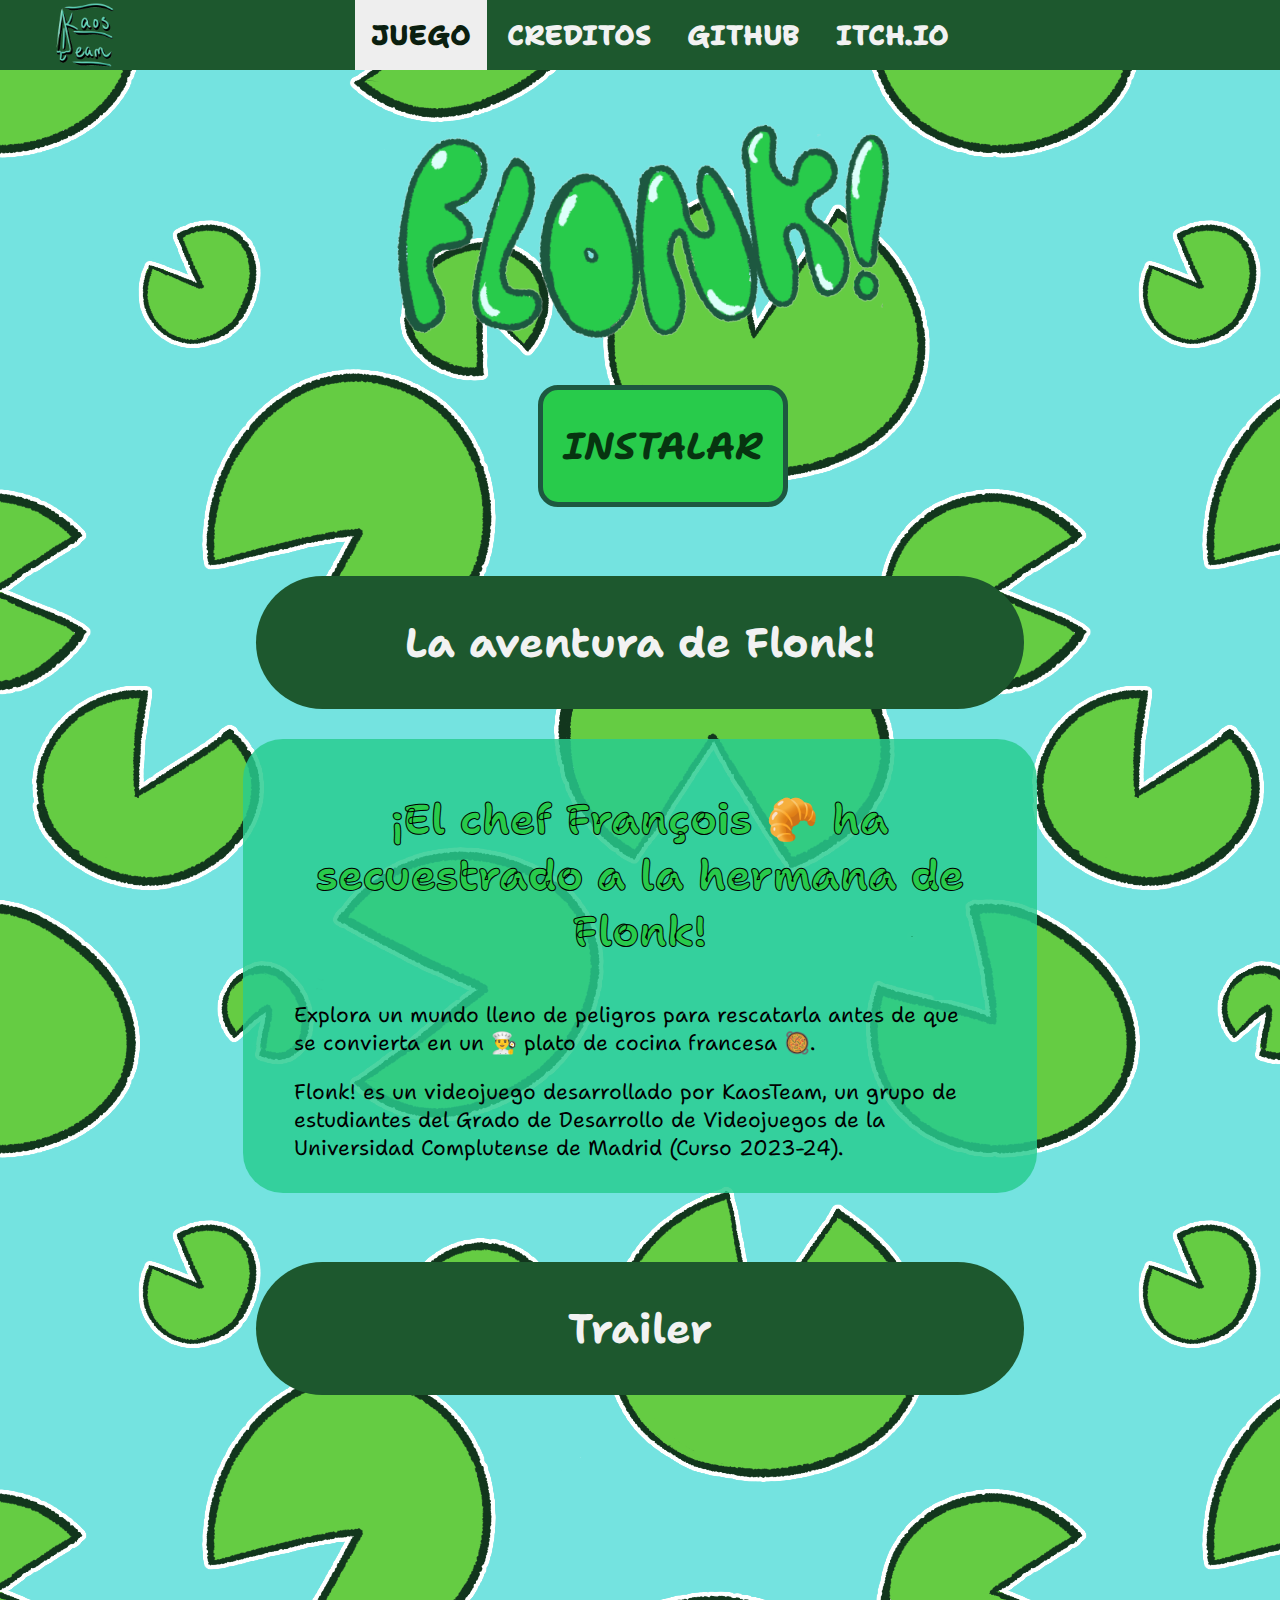
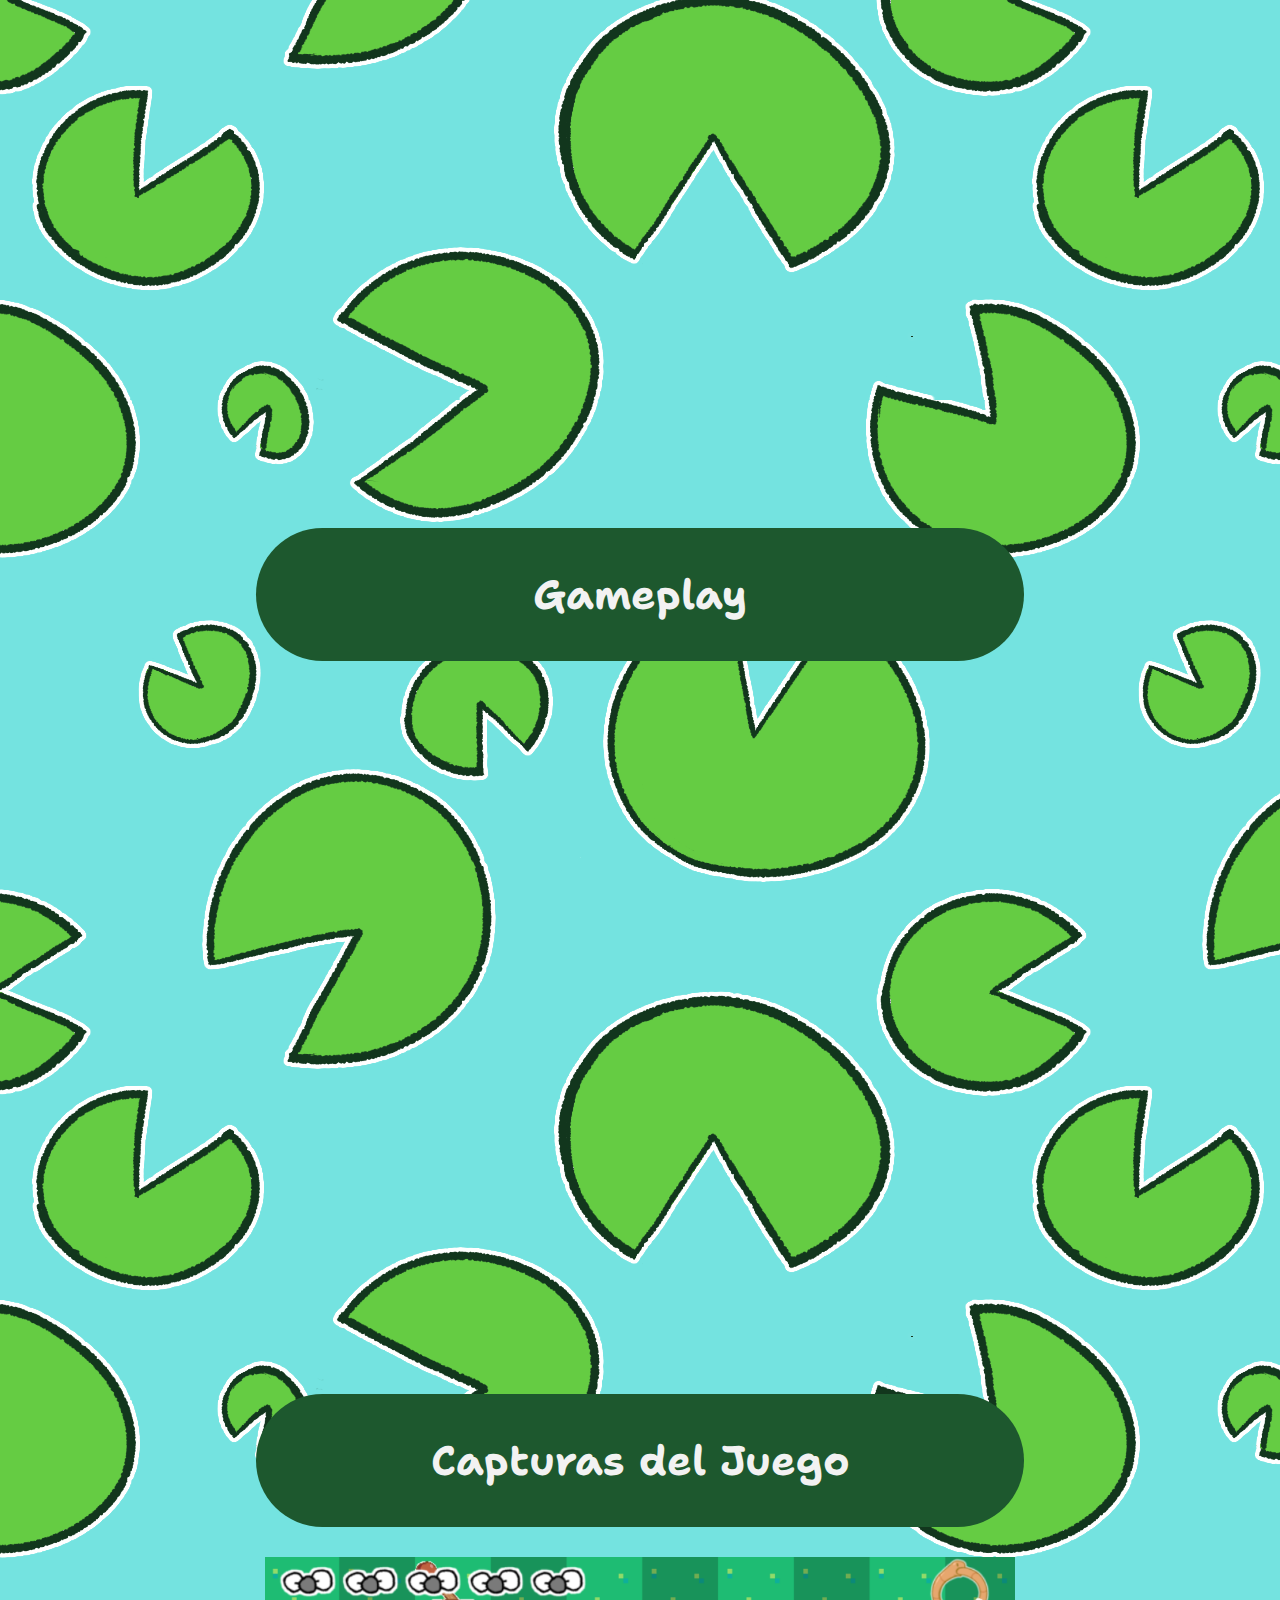
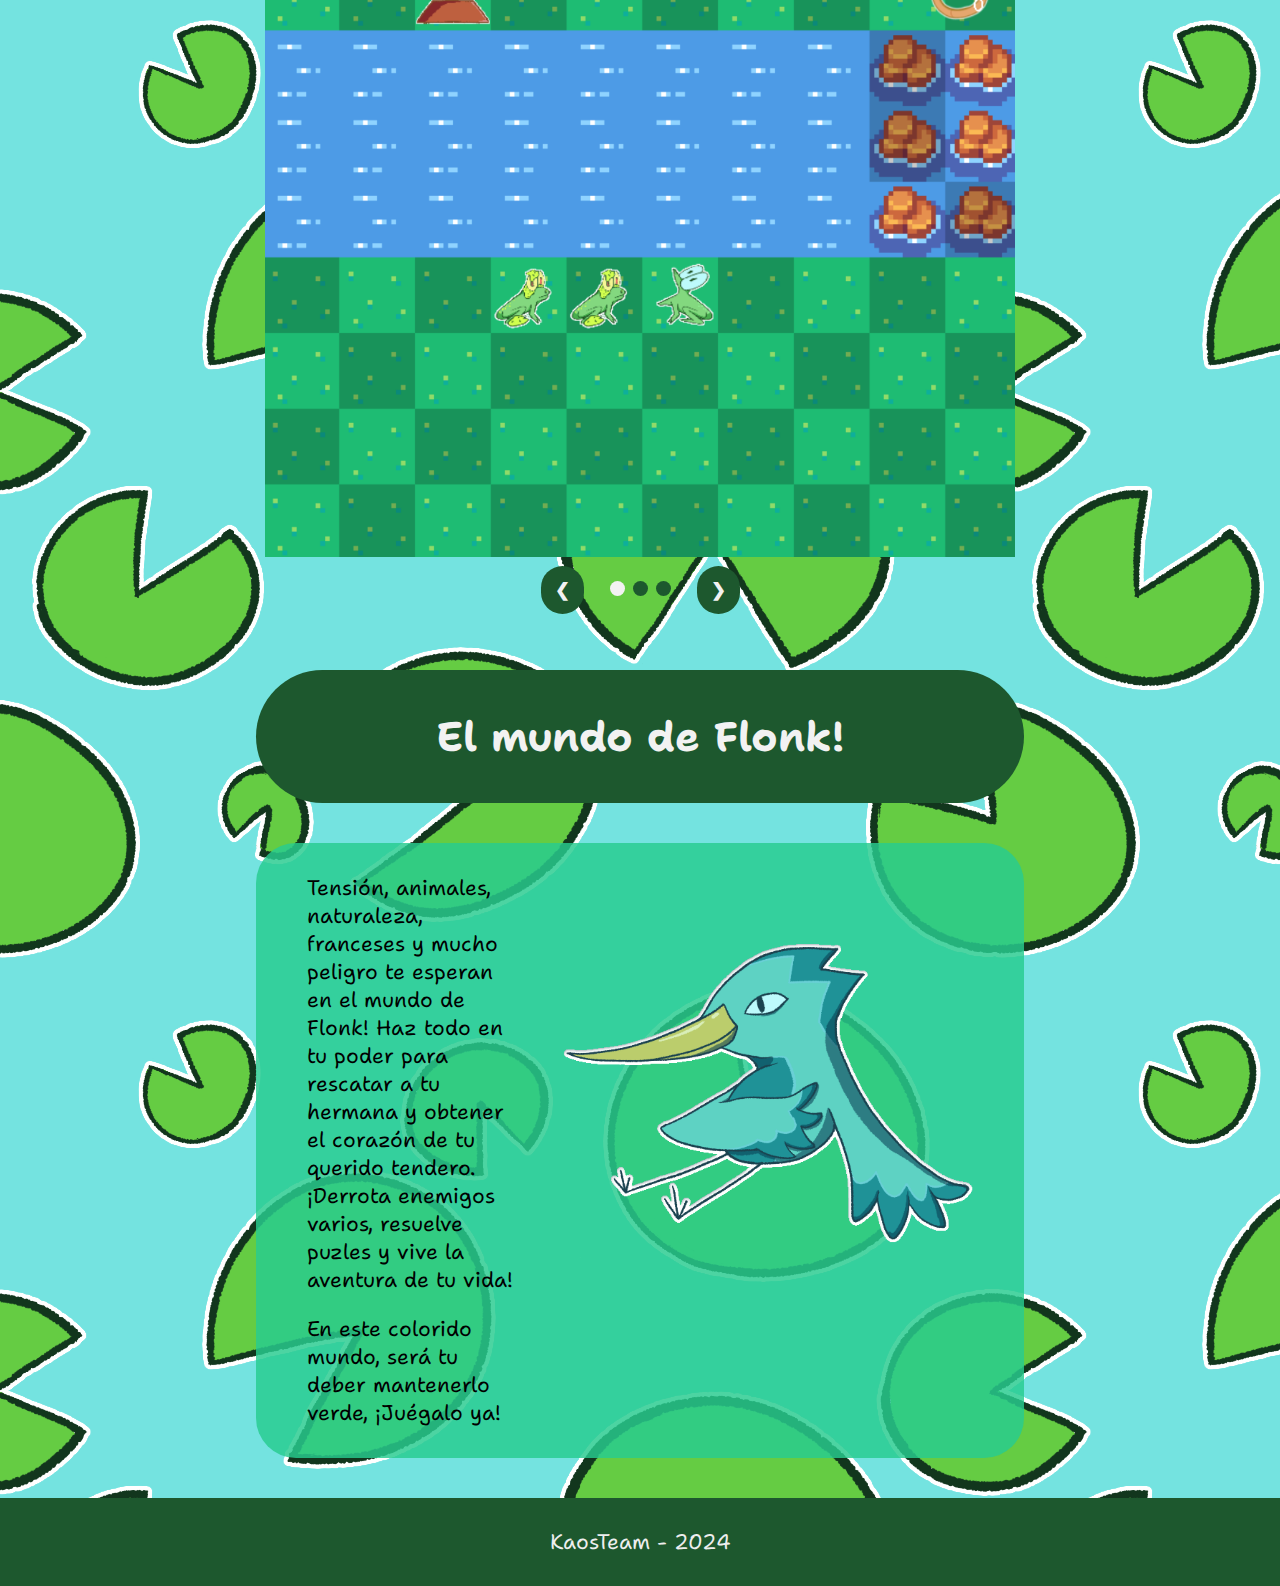
<file: docs/index.html>
<!DOCTYPE html>

<head>
    <meta charset="UTF-8">
    <link rel="icon" type="image/x-icon" href="src/img/favicon.ico">
    <link rel="stylesheet" href="src/css/style.css"> <!--Fichero de estilo css general-->
    <link rel="stylesheet" href="src/css/index-style.css"> <!--Fichero de estilo css de esta página-->
    <link rel="preconnect" href="https://fonts.googleapis.com">
    <link rel="preconnect" href="https://fonts.gstatic.com" crossorigin>
    <link href="https://fonts.googleapis.com/css2?family=Shantell+Sans:ital,wght@0,300..800;1,300..800&display=swap"
        rel="stylesheet">
    <title id="titleName">Flonk! - El Juego</title>
</head>
<html>

<body>
    <nav class="topnav"> <!--Menú superior con enlaces  y el logo-->
        <div class="logo-studio-container">
            <a style="padding: 0;">
                <img src="src/img/logo_studio.png">
            </a>
        </div>
        <ul class="navList">
            <li><a class="active">JUEGO</a></li> <!--Página principal con el juego-->
            <li><a href="./credits.html">CREDITOS</a></li> <!--Nuestros créditos uwu-->
            <li><a href="https://github.com/UCM-FDI-DISIA/KaosTeam" target="_blank">GITHUB</a></li>
            <li><a href="https://dmontec.itch.io/flonk" target="_blank">ITCH.IO</a></li>
        </ul>
    </nav>
    <div id="content"><!--Contenido de la página como tal-->
        <div id="title-imagen">
            <img src="src/img/logo.png">
        </div>
        <!--Botón de descarga-->
        <a class="boton" href="https://dmontec.itch.io/flonk" target="_blank">
            <h2>INSTALAR</h2> <!--Redirigir a la página de itch.io-->
        </a>
        <!--Sección descripción-->
        <div class="descripcion-juego">
            <div class="cuadro">
                <h2 class="titles1">La aventura de Flonk!</h2>
            </div>
            <div class="green-container">
                <p class="desc-parag1">¡El chef François 🥐 ha secuestrado a la hermana de Flonk!</p>
                <p class="desc-parag2 usual-text-style">Explora un mundo lleno de peligros para rescatarla antes de que
                    se
                    convierta en un
                    👨‍🍳 plato de cocina francesa 🥘.</p>
                <p class="desc-parag2 usual-text-style">Flonk! es un videojuego desarrollado por KaosTeam, un grupo de
                    estudiantes del Grado de Desarrollo de Videojuegos de la Universidad Complutense de Madrid (Curso
                    2023-24).
                </p>
            </div>
        </div>
        <!--Trailer-->
        <div class="cuadro">
            <h2 class="titles1">Trailer</h2>
        </div>
        <div class="video-container">
            <iframe width="1120" height="630" src="https://www.youtube.com/embed/a8D4VjUn01A?si=i9bEpeW2y_bInIRJ"
                title="YouTube video player" frameborder="0"
                allow="accelerometer; autoplay; clipboard-write; encrypted-media; gyroscope; picture-in-picture; web-share"
                referrerpolicy="strict-origin-when-cross-origin" allowfullscreen></iframe>
        </div>
         <!--Gameplay-->
         <div class="cuadro">
            <h2 class="titles1">Gameplay</h2>
        </div>
        <div class="video-container">
            <iframe width="1120" height="630" src="https://www.youtube.com/embed/w80sxUxaNt8?si=v4dBslb0u-6N_DFp"
                title="YouTube video player" frameborder="0"
                allow="accelerometer; autoplay; clipboard-write; encrypted-media; gyroscope; picture-in-picture; web-share"
                referrerpolicy="strict-origin-when-cross-origin" allowfullscreen></iframe>
        </div>
        <!-- Sección de Capturas -->
        <div class="slides">
            <div class="cuadro">
                <h2 class="titles1">Capturas del Juego</h2>
            </div>
            <!-- Slides -->
            <div class="capturas">
                <div class="imgen visible">
                    <img src="src/img/captura1.png" style="width: auto; height: 600px;">
                </div>

                <div class="imgen">
                    <img src="src/img/captura2.png" style="width: auto; height: 600px;">
                </div>

                <div class="imgen">
                    <img src="src/img/captura3.png" style="width: auto; height: 600px;">
                </div>
            </div>
            <br>
            <div>
            </div>
            <!-- Circulitos de las imagenes -->
            <div style="text-align:center">
                <a class="prev" onclick="plusSlides(-1)">&#10094;</a>
                <span class="dot" onclick="currentSlide(1)"></span>
                <span class="dot" onclick="currentSlide(2)"></span>
                <span class="dot" onclick="currentSlide(3)"></span>
                <a class="next" onclick="plusSlides(1)">&#10095;</a>
            </div>
            <script src="src/js/slide.js"></script> <!--Script de la funcionalidad del slider de imagenes-->
        </div>
    </div>
    <!--Otras secciones epecíficas-->
    <div class="descripcion-mundo">
        <div class="cuadro">
            <h2 class="titles1">El mundo de Flonk!</h2>
        </div>
        <div class="seccion-con-img green-container">
            <!--Un texto a la izqierda, acompañado de una imagen a la derecha-->
            <div class="texto-izq usual-text-style">
                <p>Tensión, animales, naturaleza, franceses y mucho peligro te esperan en el mundo de Flonk!
                    Haz todo en tu poder para rescatar a tu hermana y obtener el corazón de tu querido tendero. 
                    ¡Derrota enemigos varios, resuelve puzles y vive la aventura de tu vida! </p>
                <p>En este colorido mundo, será tu deber mantenerlo verde, ¡Juégalo ya! </p>
            </div>
            <div>
                <img src="src/img/pajaro.gif" class="img-der">
            </div>
        </div>
    </div>
    <footer>
        <div class="usual-text-style-but-white">KaosTeam - 2024</div>
    </footer>
</body>

</html>
</file>
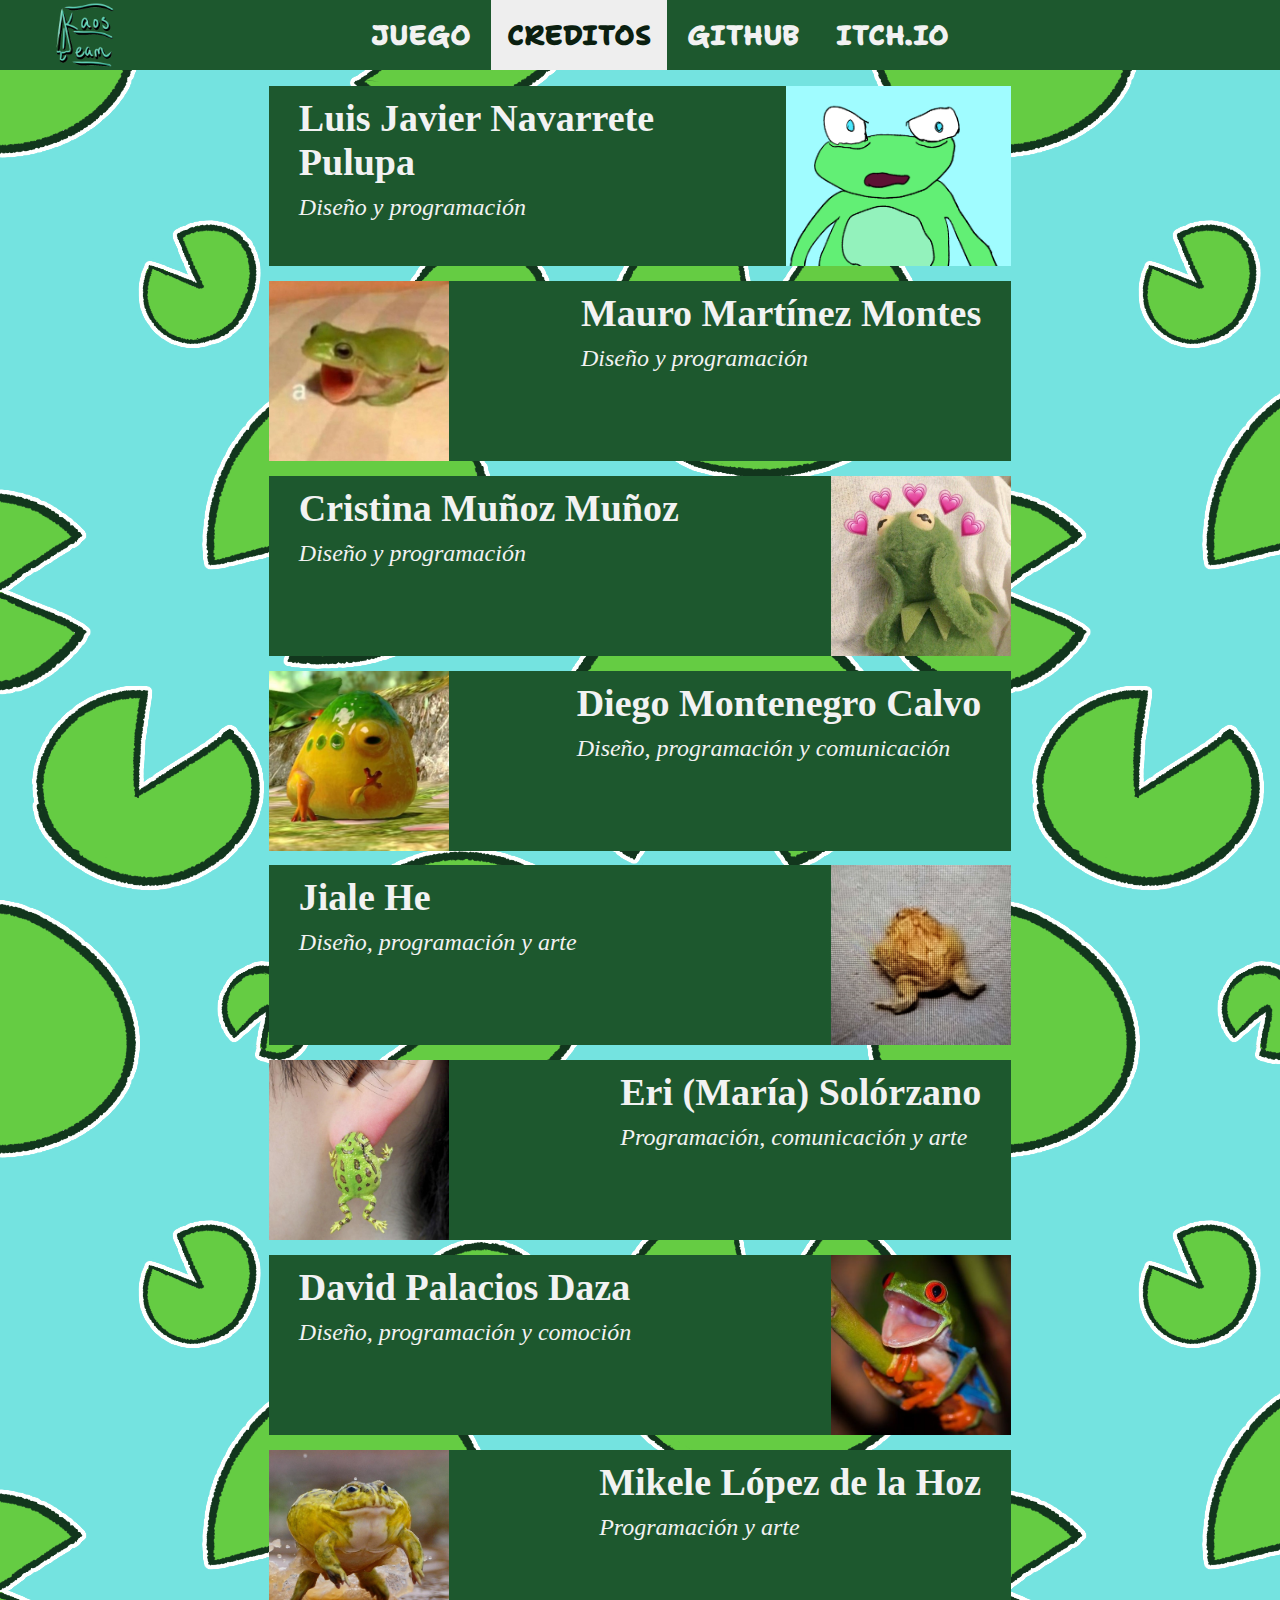
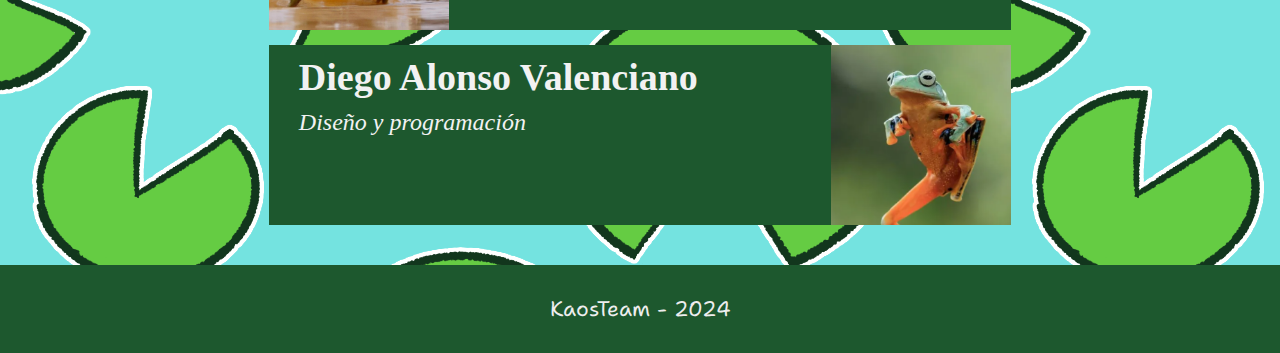
<file: docs/credits.html>
<!DOCTYPE html>
<head>
    <meta charset="UTF-8">
    <link rel="icon" type="image/x-icon" href="src/img/favicon.ico">
    <link rel="stylesheet" href="src/css/style.css"> <!--Fichero de estilo css general-->
    <link rel="stylesheet" href="src/css/credits-style.css"> <!--Fichero de estilo css de los créditos-->
    <link rel="preconnect" href="https://fonts.googleapis.com">
<link rel="preconnect" href="https://fonts.gstatic.com" crossorigin>
<link href="https://fonts.googleapis.com/css2?family=Shantell+Sans:ital,wght@0,300..800;1,300..800&display=swap" rel="stylesheet">
    <title id="titleName">Flonk! - Créditos</title>
</head>
<html>
<body>
    <nav class="topnav"> <!--Menú superior con enlaces y el logo-->
        <div class="logo-studio-container">
            <a href="secret1.html" style="padding: 0;">
                <img src="src/img/logo_studio.png">
            </a>        </div>
        <ul class="navList">
            <li><a href="./index.html">JUEGO</a></li> <!--Página principal con el juego-->
            <li><a class="active" href="./credits.html">CREDITOS</a></li> <!--Nuestros créditos uwu-->
            <li><a href="https://github.com/UCM-FDI-DISIA/KaosTeam" target="_blank">GITHUB</a></li>
            <li><a href="https://dmontec.itch.io/flonk" target="_blank">ITCH.IO</a></li>
        </ul>
    </nav>
    <div id="content">
        <div id="credits-container">
            <ul>
                <li class="credit-container" style="animation: frogBounce1 4s">
                    <div class="credit-text-container">
                        <p class="credit-name-title">Luis Javier Navarrete Pulupa</p>
                        <p class="credit-descripcion">Diseño y programación</p>
                    </div>
                    <img src="src/img/luis.png">
                </li>
                <li class="credit-container" style="animation: frogBounce3 4s">
                    <img src="src/img/mauro.jpg">
                    <div class="credit-text-container">
                        <p class="credit-name-title">Mauro Martínez Montes</p>
                        <p class="credit-descripcion">Diseño y programación</p>
                    </div>
                </li>
                <li class="credit-container" style="animation: frogBounce2 4s">
                    <div class="credit-text-container">
                        <p class="credit-name-title">Cristina Muñoz Muñoz</p>
                        <p class="credit-descripcion">Diseño y programación</p>
                    </div>
                    <img src="src/img/cristina.jpg">
                </li>
                <li class="credit-container" style="animation: frogBounce4 4s">
                    <img src="src/img/diegom.jpg">
                    <div class="credit-text-container">
                        <p class="credit-name-title">Diego Montenegro Calvo</p>
                        <p class="credit-descripcion">Diseño, programación y comunicación</p>
                    </div>
                </li>
                <li class="credit-container" style="animation: frogBounce1 4s">
                    <div class="credit-text-container">
                        <p class="credit-name-title">Jiale He</p>
                        <p class="credit-descripcion">Diseño, programación y arte</p>
                    </div>
                    <img src="src/img/jiale.jpg">
                </li>
                <li class="credit-container" style="animation: frogBounce3 4s">
                    <img src="src/img/eri.jpg">
                    <div class="credit-text-container">
                        <p class="credit-name-title">Eri (María) Solórzano</p>
                        <p class="credit-descripcion">Programación, comunicación y arte</p>
                    </div>
                </li>
                <li class="credit-container" style="animation: frogBounce2 4s">
                    <div class="credit-text-container">
                        <p class="credit-name-title">David Palacios Daza</p>
                        <p class="credit-descripcion">Diseño, programación y comoción</p>
                    </div>
                    <img src="src/img/david.jpg">
                </li>
                <li class="credit-container" style="animation: frogBounce1 4s">
                    <img src="src/img/mikele.png">
                    <div class="credit-text-container">
                        <p class="credit-name-title">Mikele López de la Hoz</p>
                        <p class="credit-descripcion">Programación y arte</p>
                    </div>
                </li>
                <li class="credit-container" style="animation: frogBounce4 4s">
                    <div class="credit-text-container">
                        <p class="credit-name-title">Diego Alonso Valenciano</p>
                        <p class="credit-descripcion">Diseño y programación</p>
                    </div>
                    <img src="src/img/diegoa.png">
                </li>
            </ul>
        </div>
    </div>
    <footer>
        <div class="usual-text-style-but-white">KaosTeam - 2024</div>
    </footer>
</body>

</html>
</file>
<file: docs/src/css/style.css>
html,
body {
  background-color: #4CDEDD;
  /*Fondo provisional, en el futuro colocar una imagen todo lo guapa*/
  height: 100%;
  margin: 0;
  background-image: url('../img/FondoPagina.png');
  background-repeat: repeat;
  background-size: auto;
}

ul {
  list-style-type: none;
  /*Quita las bolitas en las listas ul*/
}

#content {
  padding-top: 70px;
  /*Mueve el contenido más abajo para que no se superponga con la barra de navegación*/
}

/*La barra de navegacion y sus cosillas*/
.topnav {
  position: fixed;
  z-index: 9;
  top: 0;
  left: 0;
  right: 0;
  background-color: #1D582E;
  overflow: hidden;
  text-align: center;
}

.topnav a {
  position: relative;
  color: #f2f2f2;
  text-align: center;
  padding: 24px 16px;
  text-decoration: none;
  font-size: 28px;
  margin: 0;
  font-family: "Shantell Sans", cursive;
  font-optical-sizing: auto;
  font-weight: 1000;
  font-style: normal;
  font-variation-settings:
    "BNCE" 0,
    "INFM" 0,
    "SPAC" 0;
}

.green-container {
  background: rgba(40, 203, 143, 0.83);
  border-radius: 40px;
  margin-top: 30px;
  margin-left: 19%;
	margin-right: 19%;
  padding-top: 10px;
  padding-bottom: 10px;
  padding-left: 4%;
  padding-right: 4%;
}

.topnav li {
  display: inline;
}

.navList a:hover {
  /*Aspecto del botón al pasar el ratón por encima*/
  background-color: #28CB8F;
  color: black;
}

.navList a.active {
  background-color: #eee;
  color: #0b1f10;
}

.logo-studio-container {
  float: left;
  position: absolute;
  margin-left: 40px;
}

.logo-studio-container img {
  height: 70px;
}

.usual-text-style {
  /*El estilo de texto basico para descripciones y etc*/
  font-size: 21px;
  color: #000;
  font-family: "Shantell Sans", cursive;
  font-optical-sizing: auto;
  font-weight: 400;
  font-style: normal;
  font-variation-settings:
    "BNCE" 0,
    "INFM" 0,
    "SPAC" 0;
}

.usual-text-style-but-white {
  /*El estilo de texto basico para descripciones y etc*/
  font-size: 21px;
  color: #eee;
  font-family: "Shantell Sans", cursive;
  font-optical-sizing: auto;
  font-weight: 400;
  font-style: normal;
  font-variation-settings:
    "BNCE" 0,
    "INFM" 0,
    "SPAC" 0;
}

footer {
  background-color: #1D582E;
  padding-top: 30px;
  padding-bottom: 30px;
  margin-top: 40px;
  text-align: center;
}

.secret-page-image {
  height: 80%;
  align-self: center;
}

/*Fuentes*/
.shantell-sans {
  font-family: "Shantell Sans", cursive;
  font-optical-sizing: auto;
  font-weight: 300;
  font-style: normal;
  font-variation-settings:
    "BNCE" 0,
    "INFM" 0,
    "SPAC" 0;
}

/*Animaciones*/
@keyframes frogBounce1 {
  0% {
    transform: translateY(0);
    transform: translateX(-1000px);
  }

  20% {
    transform: translateY(-10000px);
    transform: translateX(-800px);
  }

  50% {
    transform: translateY(-100px);
    transform: translateX(800px);
  }

  80%,
  100% {
    transform: translateY(0);
    transform: translateX(1400px);

  }

  60% {
    transform: translateY(-75px);
  }

  100% {
    transform: translateY(0);
    transform: translateX(0);
  }
}

@keyframes frogBounce2 {
  0% {
    transform: translateY(4000px);
    transform: translateX(-800px);
  }

  20% {
    transform: translateY(0);
    transform: translateX(-100px);
  }

  50% {
    transform: translateY(675);
    transform: translateX(500px);
  }

  80%,
  100% {
    transform: translateY(-10000px);
    transform: translateX(-800px);
  }

  60% {
    transform: translateY(-75px);
  }

  100% {
    transform: translateY(0);
    transform: translateX(0);
  }
}

@keyframes frogBounce3 {
  0% {
    transform: translateY(0);
    transform: translateX(-1000px);
  }

  20% {
    transform: translateY(-10000px);
    transform: translateX(-800px);
  }

  50% {
    transform: translateY(0);
    transform: translateX(-1000px);
  }

  80%,
  100% {
    transform: translateY(0);
    transform: translateX(-100px);
  }

  60% {
    transform: translateY(-10000px);
    transform: translateX(-800px);
  }

  100% {
    transform: translateY(0);
    transform: translateX(0);
  }
}

@keyframes frogBounce4 {
  0% {
    transform: translateY(0);
    transform: translateX(-100px);
  }

  20% {
    transform: translateY(0);
    transform: translateX(-1000px);
  }

  50% {}

  80%,
  100% {
    transform: translateY(0);
    transform: translateX(0);
  }

  60% {
    transform: translateY(-10000px);
    transform: translateX(-800px);
  }

  100% {
    transform: translateY(0);
    transform: translateX(0);
  }
}
</file>
<file: docs/src/css/index-style.css>
#title-imagen {
	text-align: center;
	margin-top: 50px;
}

/*Slide de imagenes, cortesia de fumono studios*/
.capturas {
	width: auto;
	height: auto;
	position: relative;
	align-items: center;
	display: flex;
	justify-content: center;
	margin: 30px auto 0;
}

.imgen {
	display: none;
}

.visible {
	display: block;
}

/*Las flechas del slider de imagenes*/
.prev,
.next {
	cursor: pointer;
	padding: 14px;
	margin: 20px;
	color: #f2f2f2;
	font-weight: bold;
	font-size: 18px;
	transition: 0.6s ease;
	border-radius: 40px;
	user-select: none;
	background-color: #1D582E;
}

.prev:hover,
.next:hover {
	background-color: #39a858;
}

.prev {
	left: 0;
}

.next {
	right: 0;
}

/*Los punticos del slider de imagenes*/
.dot {
	cursor: pointer;
	height: 15px;
	width: 15px;
	margin: 0 2px;
	background-color: #1D582E;
	border-radius: 50%;
	display: inline-block;
	transition: background-color 0.6s ease;
}

.current-dot {
	background-color: #f2f2f2;
}

.active,
.dot:not(.current-dot):hover {
	background-color: #39a858;
}

/*Elementos de colocaccion y otros de index*/
.seccion-con-img {
	display: flex;
	margin-top: 40px;
	margin-left: 20%;
	margin-right: 20%;
	justify-content: space-between;
}

.texto-izq {
	text-align: left;
	padding-right: 4%;
}

.img-der {
	width: 430px;
	height: auto;
}

/*El recuadro para los títulos*/
.cuadro {
	display: block;
	position: relative;
	background-color: #1D582E;
	margin-left: 20%;
	margin-right: 20%;
	margin-top: 69px;
	padding: 5px;
	text-align: center;
	border-radius: 69px;
}
/*El boton de descarga*/
.boton {
	display: inline-block;
	position: relative;
	margin-left: 42%;
	margin-right: 42%;
	background-color: #28CB4B;
	text-align: center;
	padding-left: 20px;
	padding-right: 20px;
	border-style: solid;
	border-radius: 20px;
	border-width: 5px;
	border-color: #1D5840;
	cursor: pointer;
	margin-top: 20px;
	
	/*Texto*/
	text-decoration: none; /*Le quita el subrrayado*/
	font-size: 25px;
	color: #073410;
	font-family: "Shantell Sans", cursive;
	font-optical-sizing: auto;
	font-weight: 300;
	font-style: italic;
	font-variation-settings:
	  "BNCE" 0,
	  "INFM" 0,
	  "SPAC" 0;	font-weight: 700;
}

.boton:hover {
	background-color: #106823;
	transition-duration: 0.4s;
	color: #f2f2f2;
}
/*Titulo tamaño subtitulo con reborde*/
.titles1 {
	font-size: 41px;
	color: #f2f2f2;
	font-family: "Shantell Sans", cursive;
	font-optical-sizing: auto;
	font-weight: 300;
	font-style: normal;
	font-variation-settings:
	  "BNCE" 0,
	  "INFM" 0,
	  "SPAC" 0;	font-weight: 700;	
}

.desc-parag1 {
	/*Esto le pone bordecito al texto. Puede no ser compatible con todos los navegadores*/
	-webkit-text-stroke: 1px #000;
	font-family: "Shantell Sans", cursive;
	font-optical-sizing: auto;
	font-style: normal;
	font-variation-settings:
	  "BNCE" 0,
	  "INFM" 0,
	  "SPAC" 0;
	  	font-weight: 700;
	font-style: normal;
	font-size: 42px;
	color: #28cb4b;
	text-align: center;
}

.video-container {
	text-align: center;
	margin-top: 30px;
}
</file>
<file: docs/src/css/credits-style.css>
#credits-container {
    /*Contenedor general de la lista con créditos*/
    margin-left: 21%;
    margin-right: 21%;
}

#credits-container ul {
    padding-left: 0%;
    /*Elimina el padding predeterminadod de ul*/
}

.credit-container {
    /*Contenedor general del contenido del crédito*/
    margin-left: 0%;
    margin-top: 2%;
    display: flex;
    justify-content: space-between;
    background-color: #1D582E;
    /*Color provisional para ver el tamaño de los contenedores*/
}

.credit-container img {
    /*Contenedor de la imagen para manipular más facilmente*/
    height: 180px;
}

.credit-text-container {
    /*Contenedor de la sección con texto del crédito*/
    padding-left: 30px;
    padding-right: 30px;
}

.credit-name-title {
    /*Formato del título del nombre del crédito*/
    font-size: 38px;
    margin: 0;
    color: #f2f2f2;
    margin-top: 10px;
    font-family: "Comic Neue", cursive;
    font-weight: 700;
    font-style: normal;
}

.credit-descripcion {
    /*El texto chiquito que sale después del nombre con los roles y contribuciones*/
    font-size: 24px;
    margin: 0;
    color: #f2f2f2;
    margin-top: 10px;
    font-family: "Comic Neue", cursive;
    font-weight: 400;
    font-style: italic;
}
</file>
